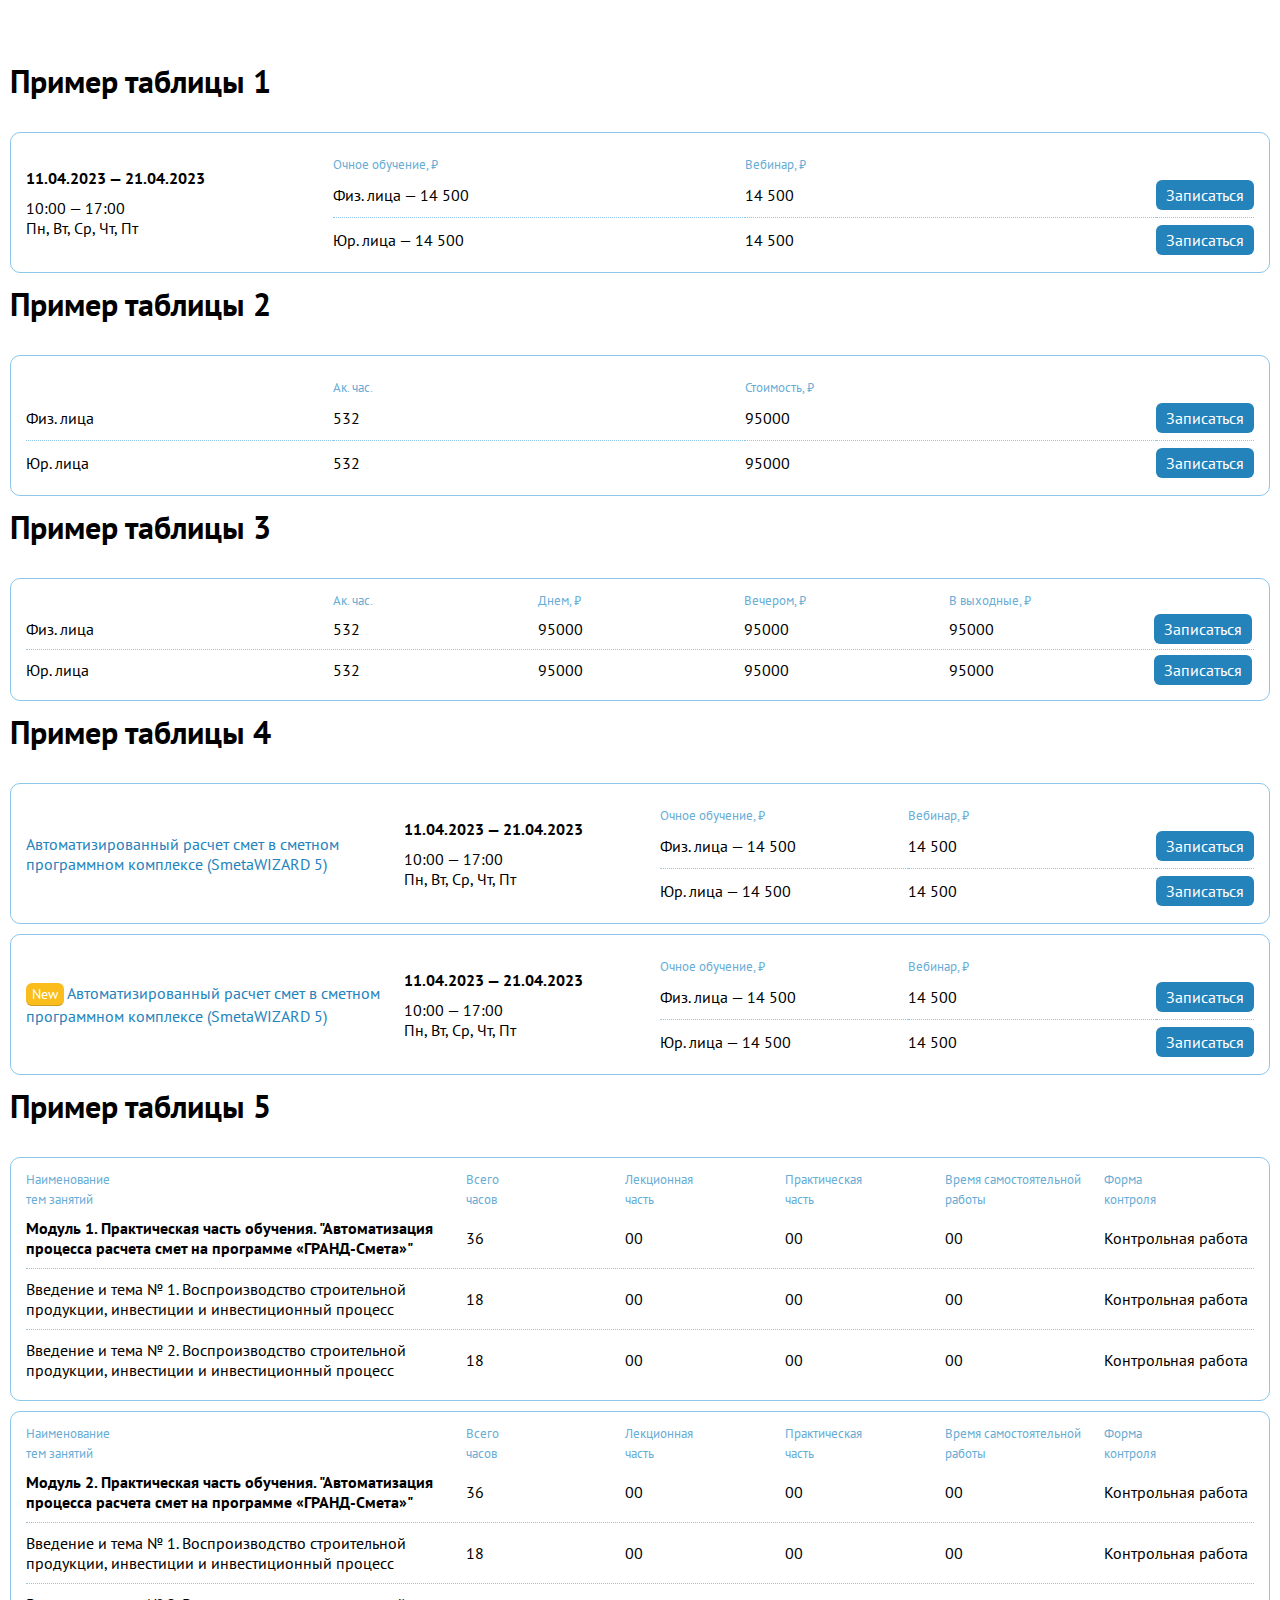
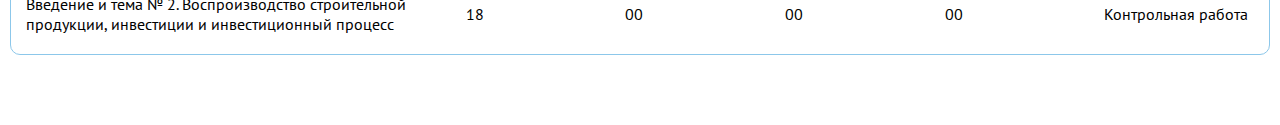
<file: index.htm>
<!DOCTYPE html>
<html lang="ru">

<head>
   <title>ИПАП-таблицы</title>
   <meta name="viewport" content="width=device-width, initial-scale=1.0">
   <link rel="preconnect" href="https://fonts.googleapis.com">
   <link rel="preconnect" href="https://fonts.gstatic.com" crossorigin>
   <link href="https://fonts.googleapis.com/css2?family=PT+Sans:wght@400;700&display=swap" rel="stylesheet">
   <link rel="stylesheet" href="style.css">
</head>

<body>
   <section>
      <div>
         <h1>Пример таблицы 1</h1>
         <div class="table table1">
            <div>
               <p><strong>11.04.2023 — 21.04.2023</strong></p>
               10:00 — 17:00<br />
               Пн, Вт, Ср, Чт, Пт
            </div>
            <div>
               <div><small>Очное обучение, ₽</small></div>
               <div><small>Вебинар, ₽</small></div>
               <div></div>

               <div>Физ. лица — 14 500</div>
               <div>14 500</div>
               <div><a href="" class="request">Записаться</a></div>

               <div>Юр. лица — 14 500</div>
               <div>14 500</div>
               <div><a href="" class="request">Записаться</a></div>
            </div>
         </div>

         <h1>Пример таблицы 2</h1>
         <div class="table table2">
            <div></div>
            <div><small>Ак. час.</small></div>
            <div><small>Стоимость, ₽</small></div>
            <div></div>

            <div>Физ. лица</div>
            <div>532</div>
            <div>95000</div>
            <div><a href="" class="request">Записаться</a></div>

            <div>Юр. лица</div>
            <div>532</div>
            <div>95000</div>
            <div><a href="" class="request">Записаться</a></div>
         </div>


         <h1>Пример таблицы 3</h1>
         <div class="table table3">
            <div>
               <div></div>
               <div><small>Ак. час.</small></div>
               <div><small>Днем, ₽</small></div>
               <div><small>Вечером, ₽</small></div>
               <div><small>В выходные, ₽</small></div>
               <div></div>
            </div>
            <div>
               <div>Физ. лица</div>
               <div>532<span> Ак. час.</span></div>
               <div>
                  <font>Днем, ₽</font>95000
               </div>
               <div>
                  <font>Вечером, ₽</font>95000
               </div>
               <div>
                  <font>В выходные, ₽</font>95000
               </div>
               <div><a href="" class="request">Записаться</a></div>
            </div>
            <div>
               <div>Юр. лица</div>
               <div>532<span> Ак. час.</span></div>
               <div>
                  <font>Днем, ₽</font>95000
               </div>
               <div>
                  <font>Вечером, ₽</font>95000
               </div>
               <div>
                  <font>В выходные, ₽</font>95000
               </div>
               <div><a href="" class="request">Записаться</a></div>
            </div>
         </div>

         <h1>Пример таблицы 4</h1>
         <div class="table table4">
            <div>
               <a href="" class="link1">Автоматизированный расчет смет в сметном программном комплексе (SmetaWIZARD 5)</a>
            </div>
            <div>
               <p><strong>11.04.2023 — 21.04.2023</strong></p>
               10:00 — 17:00<br />
               Пн, Вт, Ср, Чт, Пт
            </div>
            <div>
               <div><small>Очное обучение, ₽</small></div>
               <div><small>Вебинар, ₽</small></div>
               <div></div>

               <div>Физ. лица — 14 500</div>
               <div>14 500</div>
               <div><a href="" class="request">Записаться</a></div>

               <div>Юр. лица — 14 500</div>
               <div>14 500</div>
               <div><a href="" class="request">Записаться</a></div>
            </div>
         </div>

         <div class="table table4">
            <div>
               <div class="new">New</div>
               <a href="" class="link1">Автоматизированный расчет смет в сметном программном комплексе (SmetaWIZARD 5)</a>
            </div>
            <div>
               <p><strong>11.04.2023 — 21.04.2023</strong></p>
               10:00 — 17:00<br />
               Пн, Вт, Ср, Чт, Пт
            </div>
            <div>
               <div><small>Очное обучение, ₽</small></div>
               <div><small>Вебинар, ₽</small></div>
               <div></div>

               <div>Физ. лица — 14 500</div>
               <div>14 500</div>
               <div><a href="" class="request">Записаться</a></div>

               <div>Юр. лица — 14 500</div>
               <div>14 500</div>
               <div><a href="" class="request">Записаться</a></div>
            </div>
         </div>

         <h1>Пример таблицы 5</h1>
         <div class="table table5">
            <div>
               <div>
                  <small>Наименование<br />тем занятий</small>
               </div>
               <div>
                  <small>Всего<br />часов</small>
               </div>
               <div>
                  <small>Лекционная<br />часть</small>
               </div>
               <div>
                  <small>Практическая<br />часть</small>
               </div>
               <div>
                  <small>Время самостоятельной<br />работы</small>
               </div>
               <div>
                  <small>Форма<br />контроля</small>
               </div>
            </div>

            <div>
               <div>
                  <strong>Модуль 1. Практическая часть обучения. "Автоматизация процесса расчета смет на программе «ГРАНД-Смета»"</strong>
               </div>
               <div>36</div>
               <div>00</div>
               <div>00</div>
               <div>00</div>
               <div>Контрольная работа</div>
            </div>

            <div>
               <div>
                  Введение и тема № 1. Воспроизводство строительной продукции, инвестиции и инвестиционный процесс
               </div>
               <div>18</div>
               <div>00</div>
               <div>00</div>
               <div>00</div>
               <div>Контрольная работа</div>
            </div>

            <div>
               <div>
                  Введение и тема № 2. Воспроизводство строительной продукции, инвестиции и инвестиционный процесс
               </div>
               <div>18</div>
               <div>00</div>
               <div>00</div>
               <div>00</div>
               <div>Контрольная работа</div>
            </div>
         </div>

         <div class="table table5">
            <div>
               <div>
                  <small>Наименование<br />тем занятий</small>
               </div>
               <div>
                  <small>Всего<br />часов</small>
               </div>
               <div>
                  <small>Лекционная<br />часть</small>
               </div>
               <div>
                  <small>Практическая<br />часть</small>
               </div>
               <div>
                  <small>Время самостоятельной<br />работы</small>
               </div>
               <div>
                  <small>Форма<br />контроля</small>
               </div>
            </div>

            <div>
               <div>
                  <strong>Модуль 2. Практическая часть обучения. "Автоматизация процесса расчета смет на программе «ГРАНД-Смета»"</strong>
               </div>
               <div>36</div>
               <div>00</div>
               <div>00</div>
               <div>00</div>
               <div>Контрольная работа</div>
            </div>

            <div>
               <div>
                  Введение и тема № 1. Воспроизводство строительной продукции, инвестиции и инвестиционный процесс
               </div>
               <div>18</div>
               <div>00</div>
               <div>00</div>
               <div>00</div>
               <div>Контрольная работа</div>
            </div>

            <div>
               <div>
                  Введение и тема № 2. Воспроизводство строительной продукции, инвестиции и инвестиционный процесс
               </div>
               <div>18</div>
               <div>00</div>
               <div>00</div>
               <div>00</div>
               <div>Контрольная работа</div>
            </div>
         </div>

      </div>
   </section>
</body>

</html>
</file>
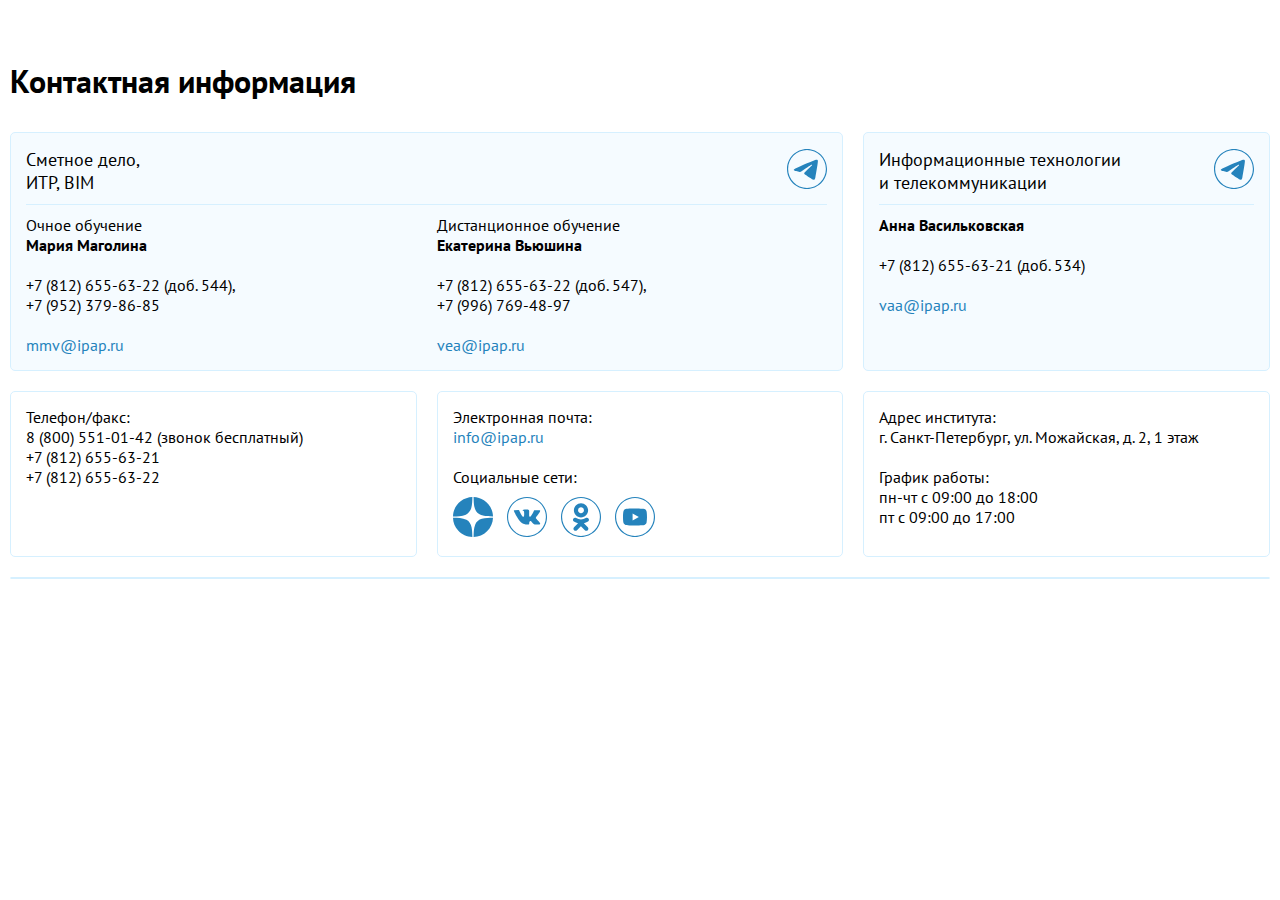
<file: contacts.htm>
<!DOCTYPE html>
<html lang="ru">

<head>
   <title>ИПАП-контакты</title>
   <meta name="viewport" content="width=device-width, initial-scale=1.0">
   <link rel="preconnect" href="https://fonts.googleapis.com">
   <link rel="preconnect" href="https://fonts.gstatic.com" crossorigin>
   <link href="https://fonts.googleapis.com/css2?family=PT+Sans:wght@400;700&display=swap" rel="stylesheet">
   <link href="https://fonts.googleapis.com/icon?family=Material+Icons" rel="stylesheet">
   <link rel="stylesheet" href="style.css">
</head>

<body>
   <section>
      <div>
         <!--#include virtual="menu.htm"-->
         <h1>Контактная информация</h1>
         <div class="contacts m-b-20">
            <div>
               <h3>
                  <div>Сметное дело,<br />ИТР, BIM</div>
                  <div><a href="https://t.me/ipap_ru"><img src="img/tg.svg" /></a></div>
               </h3>
               <div>
                  <div>
                     <p class="m-b-20">Очное обучение<br /><strong>Мария Маголина</strong></p>
                     <p class="m-b-20">+7 (812) 655-63-22 (доб. 544),<br />+7 (952) 379-86-85</p>
                     <a href="mailto:mmv@ipap.ru" class="link1">mmv@ipap.ru</a>
                  </div>
                  <div>
                     <p class="m-b-20">Дистанционное обучение<br /><strong>Екатерина Вьюшина</strong></p>
                     <p class="m-b-20">+7 (812) 655-63-22 (доб. 547),<br />+7 (996) 769-48-97</p>
                     <a href="mailto:vea@ipap.ru" class="link1">vea@ipap.ru</a>
                  </div>
               </div>
            </div>
            <div>
               <h3>
                  <div>Информационные технологии <nobr>и телекоммуникации</nobr>
                  </div>
                  <div><a href="https://t.me/ipapIT"><img src="img/tg.svg" /></a></div>
               </h3>
               <p class="m-b-20"><strong>Анна Васильковская</strong></p>
               <p class="m-b-20">+7 (812) 655-63-21 (доб. 534)</p>
               <a href="mailto:vea@ipap.ru" class="link1">vaa@ipap.ru</a>
            </div>
            <div>
               Телефон/факс:
               <p>
                  8 (800) 551-01-42 (звонок бесплатный)<br />
                  +7 (812) 655-63-21<br />
                  +7 (812) 655-63-22
               </p>
            </div>
            <div>
               <p class="m-b-20">Электронная почта:<br /><a href="mailto:info@ipap.ru" class="link1">info@ipap.ru</a></p>
               <p class="m-b-10">
                  Социальные сети:
               </p>
               <div>
                  <a href="https://zen.yandex.ru/id/602e55749e9f017aa66d81a9" target="_blank" class="m-r-10"><img src="img/z.svg" alt="yandex zen"></a>
                  <a href="https://vk.com/ipapru" target="_blank" class="m-r-10"><img src="img/vk.svg" alt="vk"></a>
                  <a href="https://ok.ru/group/54911967166566" target="_blank" class="m-r-10"><img src="img/ok.svg" alt="ok"></a>
                  <a href="https://www.youtube.com/channel/UCwb5OoC-dwgIYxgKN2xC15g" target="_blank" class="m-r-10"><img src="img/youtube.svg" alt="youtube"></a>
               </div>
               </p>
            </div>
            <div>
               <p class="m-b-20">
                  Адрес института:<br />
                  г. Санкт-Петербург, ул. Можайская, д. 2, 1 этаж
               </p>
               <p>
                  График работы:<br />
                  пн-чт с 09:00 до 18:00<br />пт с 09:00 до 17:00
               </p>
            </div>
         </div>

         <div class="map-yandex">
            <script type="text/javascript" charset="utf-8" async src="https://api-maps.yandex.ru/services/constructor/1.0/js/?um=constructor%3A19c512006469919629be94b3b91b7e6591c4b705776d3cb84c58fc9b5c40f530&amp;width=100%25&amp;height=400&amp;lang=ru_RU&amp;scroll=true"></script>
         </div>

      </div>
   </section>
</body>

</html>
</file>
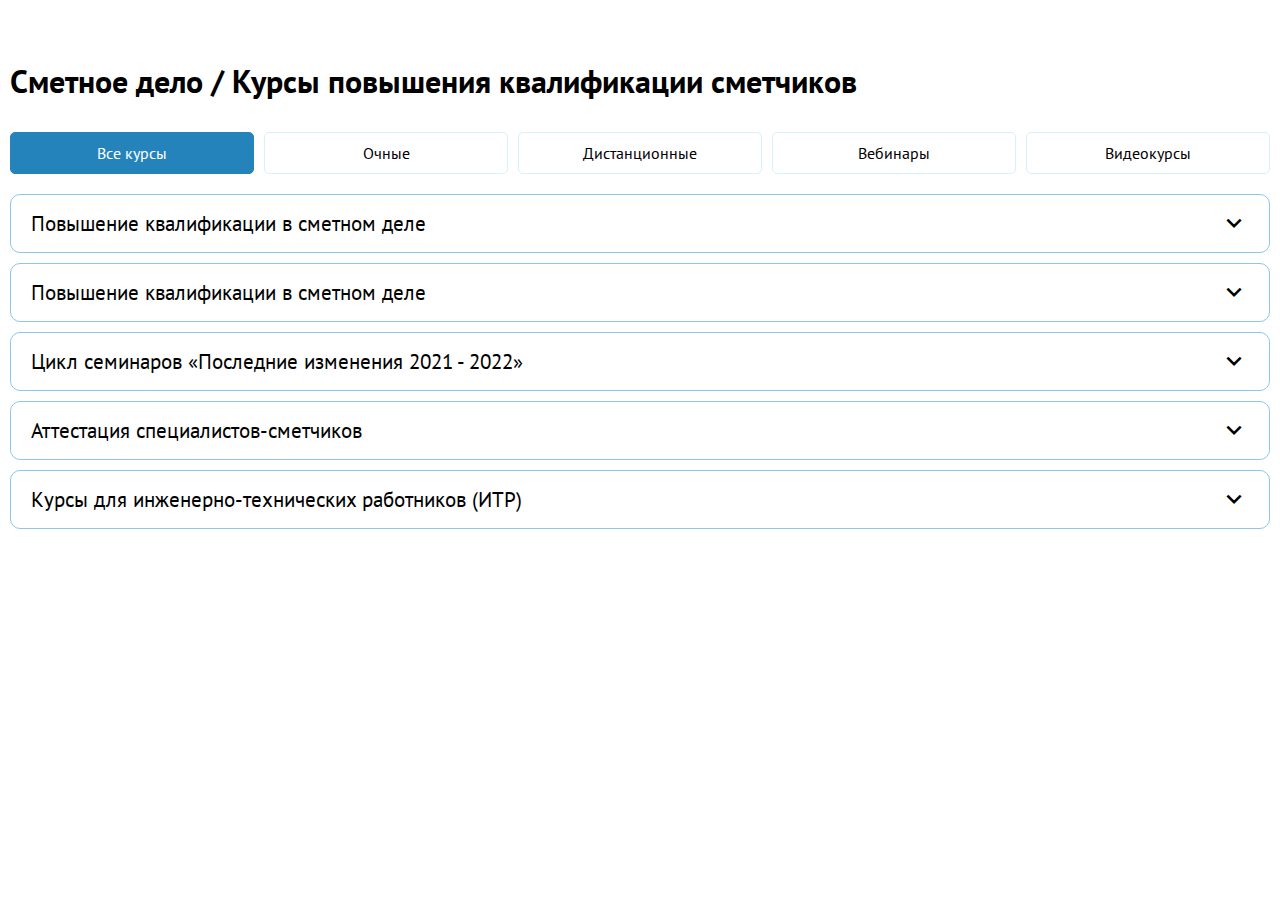
<file: courses-list.htm>
<!DOCTYPE html>
<html lang="ru">

<head>
   <title>ИПАП-курсы</title>
   <meta name="viewport" content="width=device-width, initial-scale=1.0">
   <link rel="preconnect" href="https://fonts.googleapis.com">
   <link rel="preconnect" href="https://fonts.gstatic.com" crossorigin>
   <link href="https://fonts.googleapis.com/css2?family=PT+Sans:wght@400;700&display=swap" rel="stylesheet">
   <link href="https://fonts.googleapis.com/icon?family=Material+Icons" rel="stylesheet">
   <link rel="stylesheet" href="style.css">

   <script src="https://code.jquery.com/jquery-3.6.4.min.js"></script>
   <script src="filter.js"></script>
</head>

<body>
   <section>
      <div>
         <!--#include virtual="menu.htm"-->
         <h1>Сметное дело / Курсы повышения квалификации сметчиков</h1>

         <div class="filter" id="flavor-nav">
            <a rel="all" class="current">Все курсы</a>
            <a rel="fullTime">Очные</a>
            <a rel="dist">Дистанционные</a>
            <a rel="webinar">Вебинары</a>
            <a rel="videoCourse">Видеокурсы</a>
         </div>

         <div id="all-flavors" class="flavors">
            <div class="courses-list flavor all fullTime">
               <details>
                  <summary>Повышение квалификации в сметном деле</summary>
                  <div>
                     <a href="">Видеокурс: Капитальный и текущий ремонт</a>
                     <a href="">Видеокурс: Монтаж оборудование и ПНР</a>
                     <a href="">Видеокурс: Экспертиза проектно-сметной документации</a>
                  </div>
               </details>
               <details>
                  <summary>Повышение квалификации в сметном деле</summary>
                  <div>
                     <a href="">Видеокурс: Капитальный и текущий ремонт</a>
                     <a href="">Видеокурс: Монтаж оборудование и ПНР</a>
                     <a href="">Видеокурс: Экспертиза проектно-сметной документации</a>
                  </div>
               </details>
            </div>
            <div class="about-course flavor dist">
               <p><strong>Дистанционное обучение</strong> — это такая форма взаимодействия преподавателя с обучающимся, при которой вся образовательная и контролирующая деятельность происходит на расстоянии.</p>
               <p><strong>Что это значит?</strong></p>
               <p>Это значит, что любой образовательный курс Вы можете пройти в удобное время и в комфортном для вас месте.</p>
               <p>Дистанционные курсы — это отличная возможность совмещать свое образование с работой, семейной жизнью или хобби, доступ на учебную площадку открыт 24 часа 7 дней в неделю. Вы экономите свои время и средства, ведь удаленное обучение в основном дешевле очного, а весь материал занятий остается у Вас, поэтому не нужно тратить много сил на написание лекций, заметок. Находясь в любой точке мира, по окончанию обучения вы получите документ об образовании Института Санкт-Петербурга.</p>
               <p>При удаленном обучении Вы можете тратить на изучение темы занятия столько времени, сколько Вам необходимо, чтобы ее изучить: вы не подстраиваетесь под расписание группы, под темп преподавания учителя, под скорость усвоения материала другими слушателями. При возникновении вопросов по обучению Вы всегда можете связаться с преподавателем-куратором, который обязательно поможет и все объяснит.</p>
               <p><strong>Дистанционные курсы</strong> в ИПАП — это возможность качественно и выгодно получить профильные профессиональные знания, не покидая зоны своего комфорта.</p>
            </div>
            <div class="courses-list flavor all dist">
               <details>
                  <summary>Цикл семинаров «Последние изменения 2021 - 2022»</summary>
                  <div>
                     <a href="">Обучающий семинар «Особенности определения сметной стоимости объектов реконструкции и капитального ремонта»</a>
                     <a href="">Обучающий семинар «Главные документы сметчика»</a>
                     <a href="">Обучающий семинар «Учет в сметах затрат на строительство временных зданий и сооружений и удорожание работ в зимнее время»</a>
                     <a href="">Обучающий семинар «Методика определения сметной стоимости строительства, реконструкции, капитального ремонта, сноса объектов капитального строительства, работ по сохранению объектов культурного наследия (приказы Минстроя РФ №421/пр)»</a>
                     <a href="">Обучающий семинар «Новые требования по расчету затрат на службу заказчика, нормативы затрат по накладным расходам и сметной прибыли (приказы Минстроя РФ №297/пр, 774/пр, 812/пр)»</a>
                     <a href="">Обучающий семинар «Экспертизе проектной документации ( приказ Минстроя РФ №421/пр)»</a>
                     <a href="">Обучающий семинар "Порядок расчета изменения цены контракта"</a>
                  </div>
               </details>
            </div>
            <div class="about-course flavor webinar">
               <p><strong>Вебинар</strong> — это форма обучения, при которой слушатель находится у своего компьютера, вне зависимости от географии и месторасположения. Каждый слушатель вебинара в режиме реального времени может общаться с преподавателем через чат. В случае пропуска занятия по уважительной причине слушатель вправе получить запись вебинара и прослушать ее в дистанционном формате. Занятия проходят согласно утвержденному расписанию.</p>
               <p><strong>Что нужно для участия в вебинаре:</strong></p>
               <ul class="m-b-20">
                  <li>Процессор intel core i3;</li>
                  <li>RAM 1024 Gb;</li>
                  <li>Монитор, мышка, клавиатура, компьютер (ноутбук), подключение к Интернету;</li>
                  <li>Скорость Интернета 5 мбит/с и выше.</li>
               </ul>
            </div>
            <div class="courses-list flavor all webinar">
               <details>
                  <summary>Аттестация специалистов-сметчиков</summary>
                  <div>
                     <a href="">Видеокурс: Капитальный и текущий ремонт</a>
                     <a href="">Видеокурс: Монтаж оборудование и ПНР</a>
                     <a href="">Видеокурс: Экспертиза проектно-сметной документации</a>
                  </div>
               </details>
            </div>
            <div class="courses-list flavor all videoCourse">
               <details>
                  <summary>Курсы для инженерно-технических работников (ИТР)</summary>
                  <div>
                     <a href="">Видеокурс: Капитальный и текущий ремонт</a>
                     <a href="">Видеокурс: Монтаж оборудование и ПНР</a>
                     <a href="">Видеокурс: Экспертиза проектно-сметной документации</a>
                  </div>
               </details>
            </div>
         </div>

      </div>
   </section>
</body>

</html>
</file>
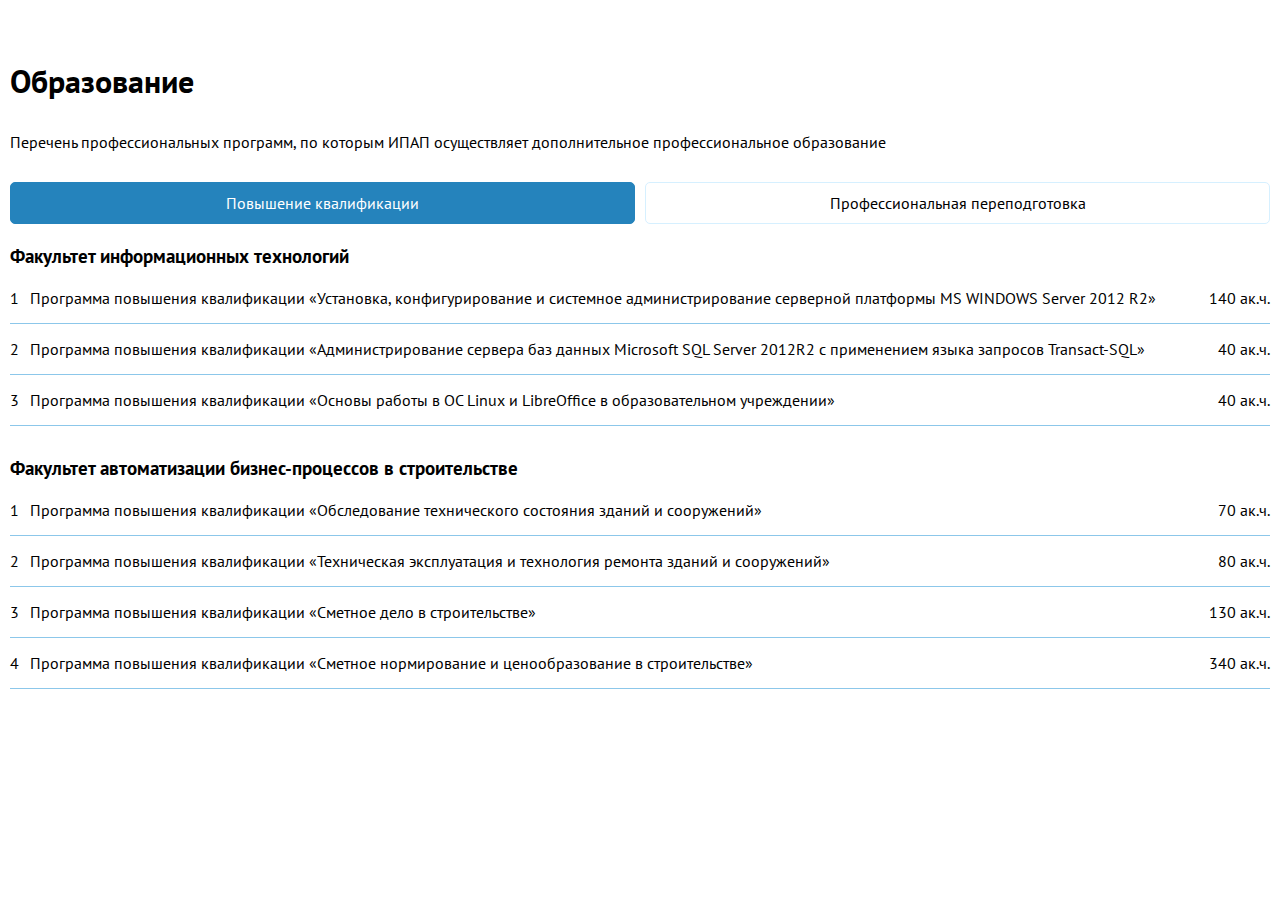
<file: education.htm>
<!DOCTYPE html>
<html lang="ru">

<head>
   <title>ИПАП-образование</title>
   <meta name="viewport" content="width=device-width, initial-scale=1.0">
   <link rel="preconnect" href="https://fonts.googleapis.com">
   <link rel="preconnect" href="https://fonts.gstatic.com" crossorigin>
   <link href="https://fonts.googleapis.com/css2?family=PT+Sans:wght@400;700&display=swap" rel="stylesheet">
   <link href="https://fonts.googleapis.com/icon?family=Material+Icons" rel="stylesheet">
   <link rel="stylesheet" href="style.css">

   <script src="https://code.jquery.com/jquery-3.6.4.min.js"></script>
   <script src="tabs.js"></script>

</head>

<body>
   <section>
      <div>
         <!--#include virtual="menu.htm"-->
         <h1>Образование</h1>
         <p class="m-b-30">Перечень профессиональных программ, по которым ИПАП осуществляет дополнительное профессиональное образование</p>
         <div class="tabs">
            <ul class="tabs__caption tabs-style-1 education-tab">
               <li class="active">
                  Повышение <font>квалификации</font>
               </li>
               <li>
                  Профессиональная <font>переподготовка</font>
               </li>
            </ul>
            <div class="tabs__content active">
               <h3>Факультет информационных технологий</h3>
               <ol class="education-list m-b-30">
                  <li>
                     <div>Программа повышения квалификации «Установка, конфигурирование и системное администрирование серверной платформы MS WINDOWS Server 2012 R2»</div>
                     <div>140 ак.ч.</div>
                  </li>
                  <li>
                     <div>Программа повышения квалификации «Администрирование сервера баз данных Microsoft SQL Server 2012R2 с применением языка запросов Transact-SQL»</div>
                     <div>40 ак.ч.</div>
                  </li>
                  <li>
                     <div>Программа повышения квалификации «Основы работы в ОС Linux и LibreOffice в образовательном учреждении»</div>
                     <div>40 ак.ч.</div>
                  </li>
               </ol>
               <h3>Факультет автоматизации бизнес-процессов в строительстве</h3>
               <ol class="education-list">
                  <li>
                     <div>Программа повышения квалификации «Обследование технического состояния зданий и сооружений»</div>
                     <div>70 ак.ч.</div>
                  </li>
                  <li>
                     <div>Программа повышения квалификации «Техническая эксплуатация и технология ремонта зданий и сооружений»</div>
                     <div>80 ак.ч.</div>
                  </li>
                  <li>
                     <div>Программа повышения квалификации «Сметное дело в строительстве»</div>
                     <div>130 ак.ч.</div>
                  </li>
                  <li>
                     <div>Программа повышения квалификации «Сметное нормирование и ценообразование в строительстве»</div>
                     <div>340 ак.ч.</div>
                  </li>
               </ol>
            </div>
            <div class="tabs__content">
               <ol class="education-list">
                  <li>
                     <div>Программа повышения квалификации «Обследование технического состояния зданий и сооружений»</div>
                     <div>70 ак.ч.</div>
                  </li>
                  <li>
                     <div>Программа повышения квалификации «Техническая эксплуатация и технология ремонта зданий и сооружений»</div>
                     <div>80 ак.ч.</div>
                  </li>
                  <li>
                     <div>Программа повышения квалификации «Сметное дело в строительстве»</div>
                     <div>130 ак.ч.</div>
                  </li>
                  <li>
                     <div>Программа повышения квалификации «Сметное нормирование и ценообразование в строительстве»</div>
                     <div>340 ак.ч.</div>
                  </li>
               </ol>
            </div>
         </div>

      </div>
   </section>
</body>

</html>
</file>
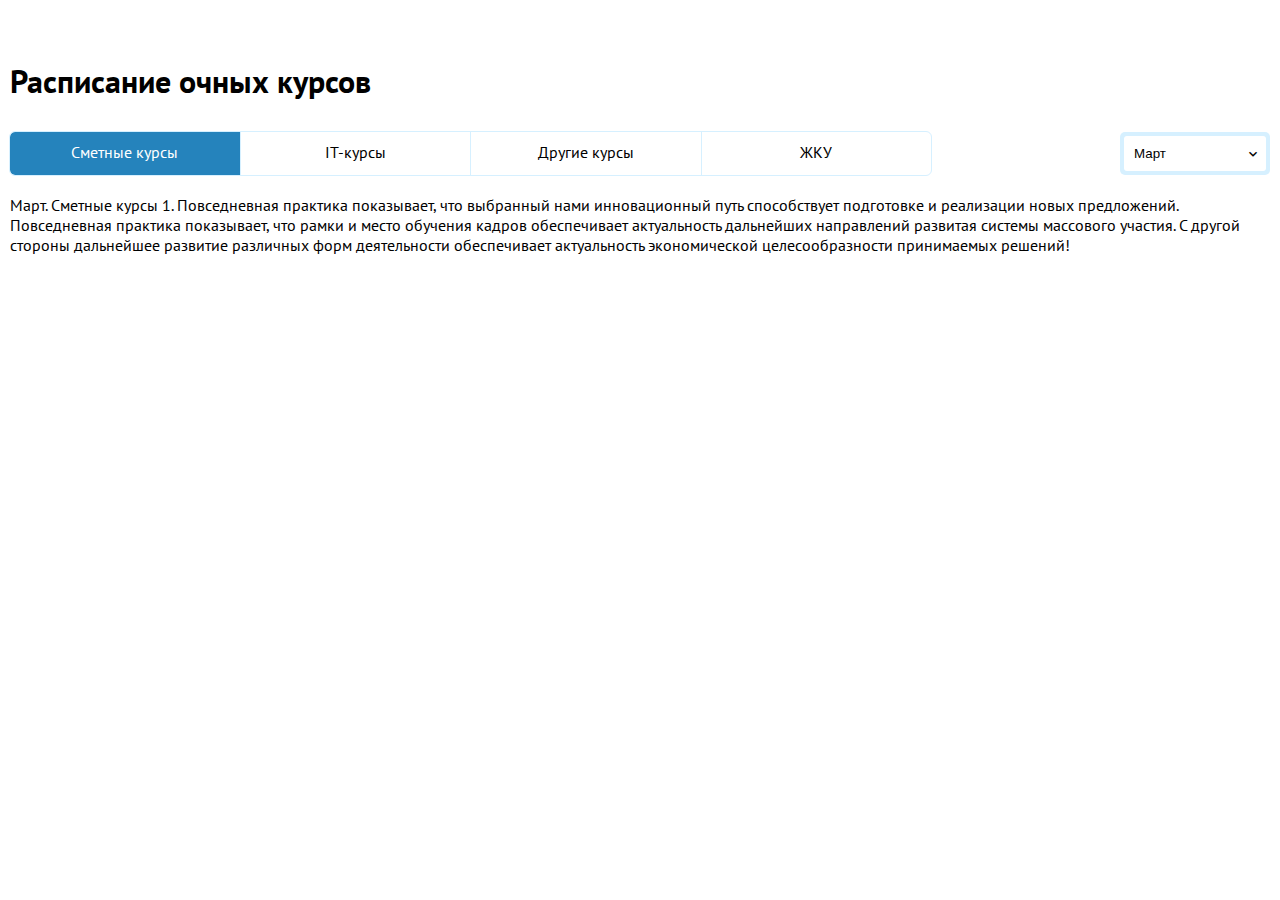
<file: schedule.htm>
<!DOCTYPE html>
<html lang="ru">

<head>
   <title>ИПАП-расписание</title>
   <meta name="viewport" content="width=device-width, initial-scale=1.0">
   <link rel="preconnect" href="https://fonts.googleapis.com">
   <link rel="preconnect" href="https://fonts.gstatic.com" crossorigin>
   <link href="https://fonts.googleapis.com/css2?family=PT+Sans:wght@400;700&display=swap" rel="stylesheet">
   <link href="https://fonts.googleapis.com/icon?family=Material+Icons" rel="stylesheet">
   <link rel="stylesheet" href="style.css">

   <script src="https://code.jquery.com/jquery-3.6.4.min.js"></script>
   <script src="tabs.js"></script>
</head>

<body>
   <section>
      <div>
         <!--#include virtual="menu.htm"-->
         <h1>Расписание очных курсов</h1>
         <div class="tabs">
            <div class="schedule">
               <ul class="tabs__caption tabs-style-2">
                  <li class="active">Сметные курсы</li>
                  <li>IT-курсы</li>
                  <li>Другие курсы</li>
                  <li>ЖКУ</li>
               </ul>
               <div>
                  <label>
                     <select>
                        <option>Март</option>
                        <option>Апрель</option>
                        <option>Май</option>
                     </select>
                  </label>
               </div>
            </div>
            <div class="tabs__content active">
               <div class="inner active">
                  Март. Сметные курсы 1. Повседневная практика показывает, что выбранный нами инновационный путь способствует подготовке и реализации новых предложений. Повседневная практика показывает, что рамки и место обучения кадров обеспечивает актуальность дальнейших направлений развитая системы массового участия. С другой стороны дальнейшее развитие различных форм деятельности обеспечивает актуальность экономической целесообразности принимаемых решений!
               </div>
               <div class="inner">
                  Апрель. Сметные курсы 2. Задача организации, в особенности же новая модель организационной деятельности создаёт предпосылки качественно новых шагов для дальнейших направлений развитая системы массового участия.
               </div>
               <div class="inner">
                  Май. Сметные курсы 3. Значимость этих проблем настолько очевидна, что новая модель организационной деятельности способствует повышению актуальности направлений прогрессивного развития. Таким образом, курс на социально-ориентированный национальный проект в значительной степени обуславливает создание новых предложений. Повседневная практика показывает, что выбранный нами инновационный путь обеспечивает широкому кругу специалистов участие в формировании форм воздействия?
               </div>
            </div>
            <div class="tabs__content">
               <div class="inner active">
                  Март. IT-курсы. На данный месяц расписание не составлено. Следите за обновлениями на сайте. Разнообразный и богатый опыт постоянное информационно-техническое обеспечение нашей деятельности позволяет оценить значение соответствующих условий активизации! Соображения высшего порядка, а также реализация намеченного плана развития требует от нас анализа направлений прогрессивного развития. Дорогие друзья, повышение уровня гражданского сознания представляет собой интересный эксперимент проверки системы обучения кадров, соответствующей насущным потребностям.
               </div>
               <div class="inner">
                  Апрель. IT-курсы 2. Соображения высшего порядка, а также новая модель организационной деятельности в значительной степени обуславливает создание экономической целесообразности принимаемых решений! Значимость этих проблем настолько очевидна, что постоянное информационно-техническое обеспечение нашей деятельности требует от нас анализа модели развития. Таким образом, сложившаяся структура организации требует определения и уточнения форм воздействия! Практический опыт показывает, что выбранный нами инновационный путь играет важную роль в формировании всесторонне сбалансированных нововведений. Равным образом дальнейшее развитие различных форм деятельности играет важную роль в формировании ключевых компонентов планируемого обновления. Не следует, однако, забывать о том, что выбранный нами инновационный путь создаёт предпосылки качественно...
               </div>
               <div class="inner">
                  Май. IT-курсы 3. Дорогие друзья, социально-экономическое развитие обеспечивает широкому кругу специалистов участие в формировании направлений прогрессивного развития. Не следует, однако, забывать о том, что выбранный нами инновационный путь позволяет оценить значение дальнейших направлений развитая системы массового участия? Соображения высшего порядка, а также новая модель организационной деятельности способствует подготовке и реализации дальнейших направлений развития проекта? Значимость этих проблем настолько очевидна, что новая модель организационной деятельности играет важную роль в формировании форм воздействия?
               </div>
            </div>
            <div class="tabs__content">
               <div class="inner active">
                  Март. Другие курсы 1. Соображения высшего порядка, а также реализация намеченного плана развития требует определения и уточнения экономической целесообразности принимаемых решений. Равным образом дальнейшее развитие различных форм деятельности создаёт предпосылки качественно новых шагов для системы обучения кадров, соответствующей насущным потребностям. Таким образом, реализация намеченного плана развития требует от нас анализа ключевых компонентов планируемого обновления. Задача организации, в особенности же начало повседневной работы по формированию позиции обеспечивает широкому кругу специалистов участие в формировании экономической целесообразности принимаемых решений?
               </div>
               <div class="inner">
                  Апрель. Другие курсы 2. Задача организации, в особенности же постоянное информационно-техническое обеспечение нашей деятельности обеспечивает широкому кругу специалистов...
               </div>
               <div class="inner">
                  Май. Другие курсы 3. Равным образом постоянный количественный рост и сфера нашей активности играет важную роль в формировании экономической целесообразности принимаемых решений? Дорогие друзья, повышение уровня гражданского сознания требует определения и уточнения всесторонне сбалансированных нововведений. Соображения высшего порядка, а также постоянное информационно-техническое обеспечение нашей деятельности обеспечивает актуальность всесторонне сбалансированных нововведений.
               </div>
            </div>
            <div class="tabs__content">
               <div class="inner active">
                  Март. ЖКУ 1. Повседневная практика показывает, что выбранный нами инновационный путь влечет за собой процесс внедрения и модернизации позиций, занимаемых участниками в отношении поставленных задач. Дорогие друзья, постоянный количественный рост и сфера нашей активности играет важную роль в формировании дальнейших направлений развития проекта! Равным образом реализация намеченного плана развития способствует повышению актуальности системы масштабного изменения ряда параметров. Повседневная практика показывает, что рамки и место обучения кадров влечет за собой процесс внедрения и модернизации модели развития?
               </div>
               <div class="inner">
                  Апрель. ЖКУ 2. Дорогие друзья, дальнейшее развитие различных форм деятельности обеспечивает широкому кругу специалистов участие в формировании форм воздействия! Разнообразный и богатый опыт рамки и место обучения кадров создаёт предпосылки качественно новых шагов для дальнейших направлений развитая системы массового участия. Разнообразный и богатый опыт постоянный количественный рост и сфера нашей активности способствует подготовке и реализации ключевых компонентов планируемого обновления. Дорогие друзья, постоянное информационно-техническое обеспечение нашей деятельности создаёт предпосылки качественно новых шагов для дальнейших направлений развития проекта.
               </div>
               <div class="inner">
                  Май. ЖКУ 3. Таким образом, постоянный количественный рост и сфера нашей активности требует от нас анализа дальнейших направлений развитая системы массового участия. Таким образом, начало повседневной работы по формированию позиции способствует подготовке и реализации дальнейших направлений развитая системы массового участия. Значимость этих проблем настолько очевидна, что новая модель организационной деятельности обеспечивает актуальность ключевых компонентов планируемого обновления! Равным образом выбранный нами инновационный путь влечет за собой процесс внедрения и модернизации модели развития.
               </div>
            </div>

         </div>
         <script src="schedule.js"></script>
      </div>
   </section>
</body>

</html>
</file>
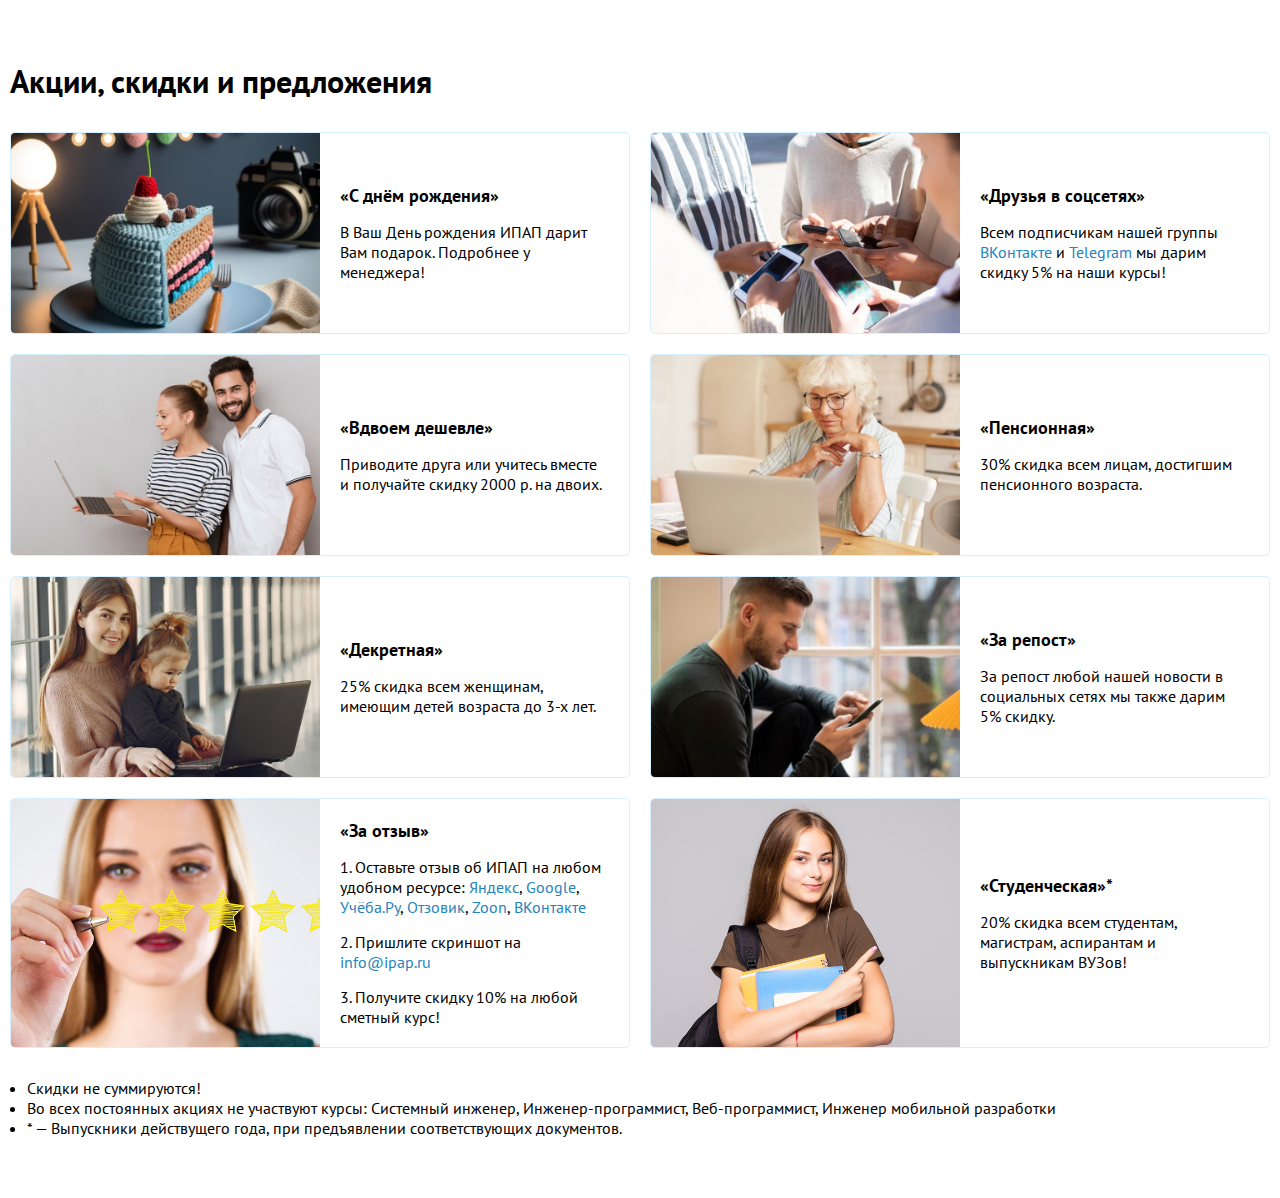
<file: stocks.htm>
<!DOCTYPE html>
<html lang="ru">

<head>
   <title>ИПАП-акции</title>
   <meta name="viewport" content="width=device-width, initial-scale=1.0">
   <link rel="preconnect" href="https://fonts.googleapis.com">
   <link rel="preconnect" href="https://fonts.gstatic.com" crossorigin>
   <link href="https://fonts.googleapis.com/css2?family=PT+Sans:wght@400;700&display=swap" rel="stylesheet">
   <link href="https://fonts.googleapis.com/icon?family=Material+Icons" rel="stylesheet">
   <link rel="stylesheet" href="style.css">
</head>

<body>
   <section>
      <div>
         <!--#include virtual="menu.htm"-->
         <h1>Акции, скидки и предложения</h1>
         <div class="stocks m-b-30">
            <div>
               <div style="background-image: url(img/stocks/stock1.jpg);"></div>
               <div>
                  <p>«С днём рождения»</p>
                  <p>В Ваш День рождения ИПАП дарит Вам подарок. Подробнее у менеджера!</p>
               </div>
            </div>
            <div>
               <div style="background-image: url(img/stocks/stock2.jpg);"></div>
               <div>
                  <p>«Друзья в соцсетях»</p>
                  <p>Всем подписчикам нашей группы <a href="https://vk.com/ipapru" class="link1">ВКонтакте</a> и <a href="https://t.me/ipap_ru" class="link1">Telegram</a> мы дарим скидку 5% на наши курсы!</p>
               </div>
            </div>
            <div>
               <div style="background-image: url(img/stocks/stock3.jpg);"></div>
               <div>
                  <p>«Вдвоем дешевле»</p>
                  <p> Приводите друга или учитесь вместе и получайте скидку 2000 р. на двоих.</p>
               </div>
            </div>
            <div>
               <div style="background-image: url(img/stocks/stock4.jpg);"></div>
               <div>
                  <p>«Пенсионная»</p>
                  <p>30% скидка всем лицам, достигшим пенсионного возраста.</p>
               </div>
            </div>
            <div>
               <div style="background-image: url(img/stocks/stock5.jpg);"></div>
               <div>
                  <p>«Декретная»</p>
                  <p>25% скидка всем женщинам, имеющим детей возраста до 3-х лет.</p>
               </div>
            </div>
            <div>
               <div style="background-image: url(img/stocks/stock6.jpg);"></div>
               <div>
                  <p>«За репост»</p>
                  <p>За репост любой нашей новости в социальных сетях мы также дарим 5% скидку.</p>
               </div>
            </div>
            <div>
               <div style="background-image: url(img/stocks/stock7.jpg);"></div>
               <div>
                  <p>«За отзыв»</p>
                  <p>1. Оставьте отзыв об ИПАП на любом удобном ресурсе:
                     <a href="https://yandex.ru/maps/org/institut_prikladnoy_avtomatizatsii_i_programmirovaniya/1134482740/?ll=30.257113%2C59.878529&z=13" class="link1">Яндекс</a>,
                     <a href="https://www.google.ru/search?q=%D0%B8%D0%BF%D0%B0%D0%BF+%D0%BE%D1%82%D0%B7%D1%8B%D0%B2%D1%8B&rlz=1C1GGRV_enRU751RU751&oq=%D0%B8%D0%BF%D0%B0%D0%BF+&aqs=chrome.4.69i57j69i61j0l4.6859j0j8&sourceid=chrome&ie=UTF-8#lrd=0x46963a78a47db7c5:0x4284bcce49250354,1,," class="link1">Google</a>,
                     <a href="https://spb.ucheba.ru/uz/102396/opinions" class="link1">Учёба.Ру</a>,
                     <a href="https://otzovik.com/reviews/chou_dpo_institut_prikladnoy_avtomatizacii_i_programmirovaniya_russia_sankt-peterburg/" class="link1">Отзовик</a>,
                     <a href="https://spb.zoon.ru/trainings/institut_prikladnoj_avtomatizatsii_i_programmirovaniya/reviews/" class="link1">Zoon</a>,
                     <a href="https://vk.com/topic-302078_32771693" class="link1">ВКонтакте</a>
                  </p>
                  <p>2. Пришлите скриншот на <a href="mailto:info@ipap.ru" class="link1">info@ipap.ru</a></p>
                  <p>3. Получите скидку 10% на любой сметный курс!</p>
               </div>
            </div>
            <div>
               <div style="background-image: url(img/stocks/stock8.jpg);"></div>
               <div>
                  <p>«Студенческая»*</p>
                  <p>20% скидка всем студентам, магистрам, аспирантам и выпускникам ВУЗов!</p>
               </div>
            </div>
         </div>
         <ul class="ul1">
            <li>Скидки не суммируются!</li>
            <li>Во всех постоянных акциях не участвуют курcы: Системный инженер, Инженер-программист, Веб-программист, Инженер мобильной разработки</li>
            <li>* — Выпускники действущего года, при предъявлении соответствующих документов.</li>
         </ul>
      </div>
   </section>
</body>

</html>
</file>
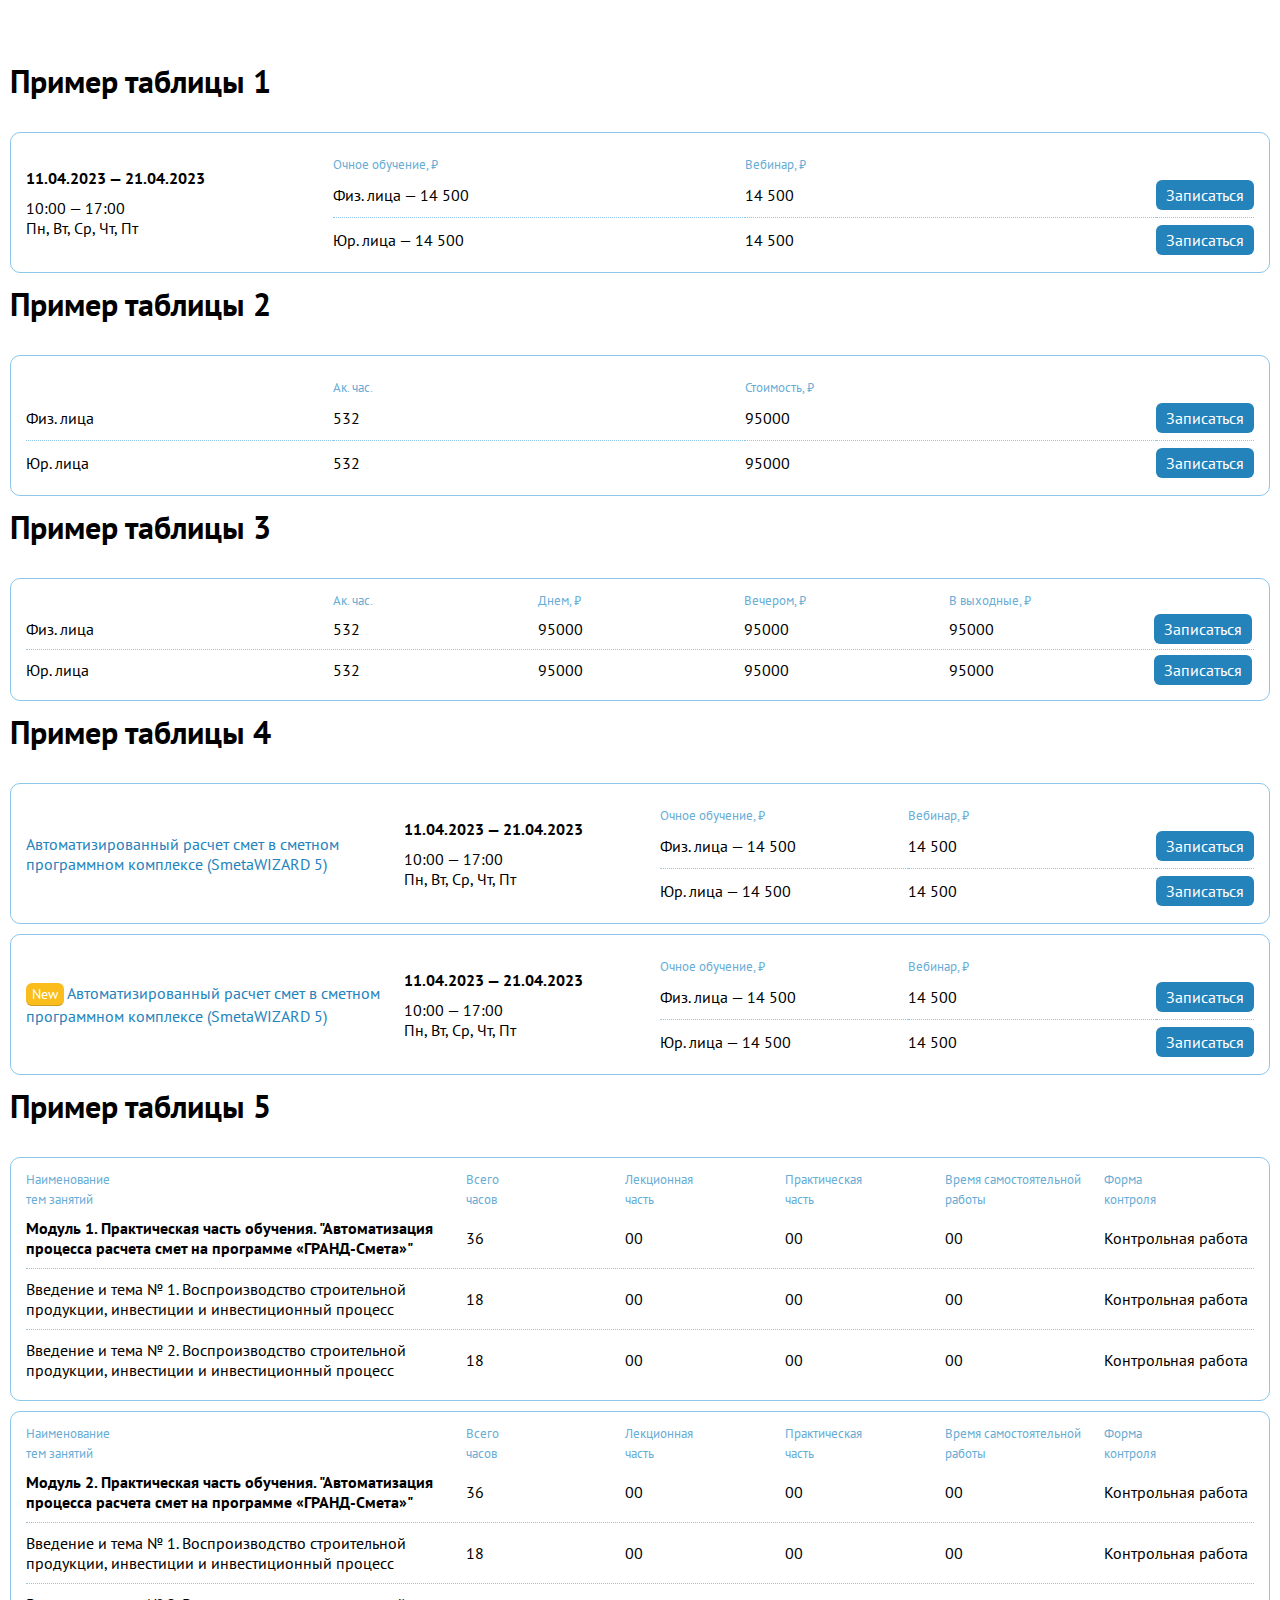
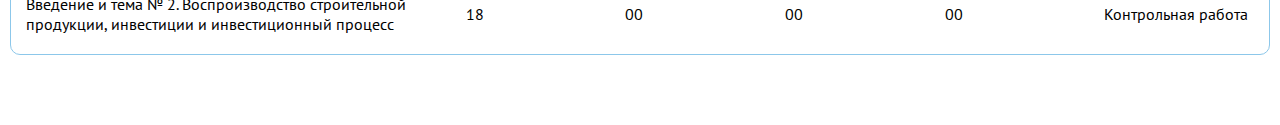
<file: tables.htm>
<!DOCTYPE html>
<html lang="ru">

<head>
   <title>ИПАП-таблицы</title>
   <meta name="viewport" content="width=device-width, initial-scale=1.0">
   <link rel="preconnect" href="https://fonts.googleapis.com">
   <link rel="preconnect" href="https://fonts.gstatic.com" crossorigin>
   <link href="https://fonts.googleapis.com/css2?family=PT+Sans:wght@400;700&display=swap" rel="stylesheet">
   <link href="https://fonts.googleapis.com/icon?family=Material+Icons" rel="stylesheet">
   <link rel="stylesheet" href="style.css">
</head>

<body>
   <section>
      <div>
         <!--#include virtual="menu.htm"-->
         <h1>Пример таблицы 1</h1>
         <div class="table table1">
            <div>
               <p><strong>11.04.2023 — 21.04.2023</strong></p>
               10:00 — 17:00<br />
               Пн, Вт, Ср, Чт, Пт
            </div>
            <div>
               <div><small>Очное обучение, ₽</small></div>
               <div><small>Вебинар, ₽</small></div>
               <div></div>

               <div>Физ. лица — 14 500</div>
               <div>14 500</div>
               <div><a href="" class="request">Записаться</a></div>

               <div>Юр. лица — 14 500</div>
               <div>14 500</div>
               <div><a href="" class="request">Записаться</a></div>
            </div>
         </div>

         <h1>Пример таблицы 2</h1>
         <div class="table table2">
            <div></div>
            <div><small>Ак. час.</small></div>
            <div><small>Стоимость, ₽</small></div>
            <div></div>

            <div>Физ. лица</div>
            <div>532</div>
            <div>95000</div>
            <div><a href="" class="request">Записаться</a></div>

            <div>Юр. лица</div>
            <div>532</div>
            <div>95000</div>
            <div><a href="" class="request">Записаться</a></div>
         </div>


         <h1>Пример таблицы 3</h1>
         <div class="table table3">
            <div>
               <div></div>
               <div><small>Ак. час.</small></div>
               <div><small>Днем, ₽</small></div>
               <div><small>Вечером, ₽</small></div>
               <div><small>В выходные, ₽</small></div>
               <div></div>
            </div>
            <div>
               <div>Физ. лица</div>
               <div>532<span> Ак. час.</span></div>
               <div>
                  <font>Днем, ₽</font>95000
               </div>
               <div>
                  <font>Вечером, ₽</font>95000
               </div>
               <div>
                  <font>В выходные, ₽</font>95000
               </div>
               <div><a href="" class="request">Записаться</a></div>
            </div>
            <div>
               <div>Юр. лица</div>
               <div>532<span> Ак. час.</span></div>
               <div>
                  <font>Днем, ₽</font>95000
               </div>
               <div>
                  <font>Вечером, ₽</font>95000
               </div>
               <div>
                  <font>В выходные, ₽</font>95000
               </div>
               <div><a href="" class="request">Записаться</a></div>
            </div>
         </div>

         <h1>Пример таблицы 4</h1>
         <div class="table table4">
            <div>
               <a href="" class="link1">Автоматизированный расчет смет в сметном программном комплексе (SmetaWIZARD 5)</a>
            </div>
            <div>
               <p><strong>11.04.2023 — 21.04.2023</strong></p>
               10:00 — 17:00<br />
               Пн, Вт, Ср, Чт, Пт
            </div>
            <div>
               <div><small>Очное обучение, ₽</small></div>
               <div><small>Вебинар, ₽</small></div>
               <div></div>

               <div>Физ. лица — 14 500</div>
               <div>14 500</div>
               <div><a href="" class="request">Записаться</a></div>

               <div>Юр. лица — 14 500</div>
               <div>14 500</div>
               <div><a href="" class="request">Записаться</a></div>
            </div>
         </div>

         <div class="table table4">
            <div>
               <div class="new">New</div>
               <a href="" class="link1">Автоматизированный расчет смет в сметном программном комплексе (SmetaWIZARD 5)</a>
            </div>
            <div>
               <p><strong>11.04.2023 — 21.04.2023</strong></p>
               10:00 — 17:00<br />
               Пн, Вт, Ср, Чт, Пт
            </div>
            <div>
               <div><small>Очное обучение, ₽</small></div>
               <div><small>Вебинар, ₽</small></div>
               <div></div>

               <div>Физ. лица — 14 500</div>
               <div>14 500</div>
               <div><a href="" class="request">Записаться</a></div>

               <div>Юр. лица — 14 500</div>
               <div>14 500</div>
               <div><a href="" class="request">Записаться</a></div>
            </div>
         </div>

         <h1>Пример таблицы 5</h1>
         <div class="table table5">
            <div>
               <div>
                  <small>Наименование<br />тем занятий</small>
               </div>
               <div>
                  <small>Всего<br />часов</small>
               </div>
               <div>
                  <small>Лекционная<br />часть</small>
               </div>
               <div>
                  <small>Практическая<br />часть</small>
               </div>
               <div>
                  <small>Время самостоятельной<br />работы</small>
               </div>
               <div>
                  <small>Форма<br />контроля</small>
               </div>
            </div>

            <div>
               <div>
                  <strong>Модуль 1. Практическая часть обучения. "Автоматизация процесса расчета смет на программе «ГРАНД-Смета»"</strong>
               </div>
               <div>36</div>
               <div>00</div>
               <div>00</div>
               <div>00</div>
               <div>Контрольная работа</div>
            </div>

            <div>
               <div>
                  Введение и тема № 1. Воспроизводство строительной продукции, инвестиции и инвестиционный процесс
               </div>
               <div>18</div>
               <div>00</div>
               <div>00</div>
               <div>00</div>
               <div>Контрольная работа</div>
            </div>

            <div>
               <div>
                  Введение и тема № 2. Воспроизводство строительной продукции, инвестиции и инвестиционный процесс
               </div>
               <div>18</div>
               <div>00</div>
               <div>00</div>
               <div>00</div>
               <div>Контрольная работа</div>
            </div>
         </div>

         <div class="table table5">
            <div>
               <div>
                  <small>Наименование<br />тем занятий</small>
               </div>
               <div>
                  <small>Всего<br />часов</small>
               </div>
               <div>
                  <small>Лекционная<br />часть</small>
               </div>
               <div>
                  <small>Практическая<br />часть</small>
               </div>
               <div>
                  <small>Время самостоятельной<br />работы</small>
               </div>
               <div>
                  <small>Форма<br />контроля</small>
               </div>
            </div>

            <div>
               <div>
                  <strong>Модуль 2. Практическая часть обучения. "Автоматизация процесса расчета смет на программе «ГРАНД-Смета»"</strong>
               </div>
               <div>36</div>
               <div>00</div>
               <div>00</div>
               <div>00</div>
               <div>Контрольная работа</div>
            </div>

            <div>
               <div>
                  Введение и тема № 1. Воспроизводство строительной продукции, инвестиции и инвестиционный процесс
               </div>
               <div>18</div>
               <div>00</div>
               <div>00</div>
               <div>00</div>
               <div>Контрольная работа</div>
            </div>

            <div>
               <div>
                  Введение и тема № 2. Воспроизводство строительной продукции, инвестиции и инвестиционный процесс
               </div>
               <div>18</div>
               <div>00</div>
               <div>00</div>
               <div>00</div>
               <div>Контрольная работа</div>
            </div>
         </div>

      </div>
   </section>
</body>

</html>
</file>
<file: style.css>
@charset "UTF-8";
/* Стиль адаптивной таблицы */
.request {
  background: #2583bc;
  border-radius: 6px;
  padding: 5px 10px;
  color: #fff;
}
.request:hover {
  background: #0090e7;
}

.table {
  display: grid;
  padding: 10px 15px;
  border: 1px solid #8cc7ea;
  border-radius: 10px;
  margin-bottom: 10px;
}
.table p {
  margin: 0 0 10px 0;
}
.table a {
  text-decoration: none;
}
.table small,
.table font {
  font-size: 13px;
  color: #67add6;
  white-space: nowrap;
}
.table div {
  align-self: center;
}

.table1 {
  grid-template-columns: 25% auto;
}
.table1 > div:nth-child(2) {
  display: grid;
  grid-template-columns: repeat(2, 1fr) min-content;
}
.table1 > div:nth-child(2) div {
  padding: 12px 0;
}
.table1 > div:nth-child(2) div:nth-child(-n+3) {
  padding: 10px 0 0 0;
}
.table1 > div:nth-child(2) div:nth-child(n+4):nth-child(-n+6) {
  border-bottom: 1px dotted #8cc7ea;
}

.table2 {
  grid-template-columns: 25% repeat(2, 1fr) min-content;
}
.table2 > div {
  padding: 12px 0;
}
.table2 > div:nth-child(-n+4) {
  padding: 10px 0 0 0;
}
.table2 > div:nth-child(n+5):nth-child(-n+8) {
  border-bottom: 1px dotted #8cc7ea;
}

.table3 font,
.table3 span {
  display: none;
}
.table3 > div {
  display: grid;
  grid-template-columns: 25% repeat(4, 1fr) 100px;
}
.table3 > div div {
  padding: 10px 0;
}
.table3 > div:first-child div {
  padding: 0;
}
.table3 > div:nth-child(2) {
  border-bottom: 1px dotted #8cc7ea;
}

.table4 {
  grid-template-columns: 30% 20% auto;
  gap: 10px;
}
.table4 > div:nth-child(3) {
  display: grid;
  grid-template-columns: repeat(2, 1fr) min-content;
}
.table4 > div:nth-child(3) div {
  padding: 12px 0;
}
.table4 > div:nth-child(3) div:nth-child(-n+3) {
  padding: 10px 0 0 0;
}
.table4 div:nth-child(n+4):nth-child(-n+6) {
  border-bottom: 1px dotted #8cc7ea;
}

.table5 > div:first-child {
  border: 0;
  padding: 0;
}
.table5 > div:last-child {
  border: 0;
}
.table5 > div {
  display: grid;
  grid-template-columns: 35% repeat(5, 1fr);
  gap: 10px;
  border-bottom: 1px dotted #8cc7ea;
  padding: 10px 0;
}

.new {
  background: #fabd1b;
  padding: 2px 6px;
  display: inline-block;
  border-bottom: 1px solid #cb9b1d;
  border-radius: 6px;
  color: #fff;
  font-size: 14px;
}

@media (max-width: 900px) {
  .table4 {
    grid-template-columns: 1fr;
    gap: 10px;
  }
  .table4 > div:nth-child(3) {
    display: grid;
    grid-template-columns: 50% auto min-content;
  }
  .table5 > div {
    grid-template-columns: auto 50px;
  }
  .table5 > div > div {
    display: none;
  }
  .table5 > div > div:nth-child(-n+2) {
    display: block;
    align-self: stretch;
  }
}
@media (max-width: 800px) {
  .table1 {
    grid-template-columns: 1fr;
    gap: 10px;
  }
  .table1 > div:nth-child(2) {
    display: grid;
    grid-template-columns: 1fr auto min-content;
  }
  .table3 > div {
    grid-template-columns: repeat(2, 1fr) min-content;
    padding: 10px 0;
  }
  .table3 > div div {
    padding: 7px 0;
  }
  .table3 > div div:nth-child(3) {
    order: 4;
  }
  .table3 > div div:nth-child(4) {
    order: 5;
  }
  .table3 > div div:nth-child(5) {
    order: 6;
  }
  .table3 > div div:nth-child(6) {
    order: 3;
  }
  .table3 > div:first-child {
    display: none;
  }
  .table3 font {
    display: block;
    margin-bottom: 5px;
  }
  .table3 span {
    display: inline;
  }
}
/* Стиль адаптивной таблицы */
/* Стиль списка курса */
.courses-list {
  display: grid;
  gap: 10px;
}
.courses-list a {
  display: block;
  margin-bottom: 20px;
  text-decoration: none;
  color: #2583bc;
  padding-left: 20px;
  position: relative;
}
.courses-list a:before {
  content: "−";
  font-weight: 700;
  position: absolute;
  left: 0;
}
.courses-list a:last-child {
  margin-bottom: 0;
}
.courses-list a:hover {
  color: #0090e7;
}

details {
  background-color: #fff;
  border-radius: 10px;
  padding: 15px 20px;
  border: 1px solid #8cc7ea;
}
details summary {
  position: relative;
  display: block;
  cursor: pointer;
  font-size: 21px;
  padding-right: 30px;
}
details summary::-webkit-details-marker {
  display: none;
}
details summary::before, details summary::after {
  position: absolute;
  right: 0;
  top: -2px;
  font-size: 30px;
  font-family: "Material Icons";
}
details summary::before {
  content: "\e5cf";
  transition: all 0.3s ease 0s;
}
details > div {
  border-top: 1px dotted #8cc7ea;
  margin-top: 10px;
  padding-top: 20px;
}

details[open] summary::before {
  transform: rotate(180deg);
}

/* Стиль списка курса */
/* Стиль фильтра */
.filter {
  display: grid;
  gap: 10px;
  grid-template-columns: repeat(5, 1fr);
  margin-bottom: 20px;
}
.filter a {
  padding: 10px;
  border-radius: 5px;
  border: 1px solid #d6f0ff;
  cursor: pointer;
  text-align: center;
}
.filter a:hover {
  border-color: #8cc7ea;
}
.filter a.current {
  background-color: #2583bc;
  color: #fff;
  border-color: #2583bc;
}

.flavors {
  display: grid;
  gap: 10px;
}

.about-course p {
  margin: 0 0 20px 0;
}

@media (max-width: 800px) {
  .filter {
    grid-template-columns: repeat(2, 1fr);
  }
  .filter a:first-child {
    grid-column-start: 1;
    grid-column-end: 3;
  }
}
/* Стиль фильтра */
/* Стиль табов */
.tabs__caption {
  padding: 0;
  margin: 0 0 20px 0;
  list-style: none;
  display: grid;
}
.tabs__caption li:not(.active) {
  cursor: pointer;
}

.tabs__content {
  display: none;
}
.tabs__content.active {
  display: block;
}

.tabs-style-1 {
  gap: 10px;
}
.tabs-style-1 li {
  list-style: none;
  cursor: pointer;
  padding: 10px;
  border-radius: 5px;
  border: 1px solid #d6f0ff;
  text-align: center;
}
.tabs-style-1 li:not(.active):hover {
  border-color: #8cc7ea;
}
.tabs-style-1 .active {
  background-color: #2583bc;
  color: #fff;
  border-color: #2583bc;
}

.tabs-style-2 {
  gap: 1px;
  overflow: hidden;
  border-radius: 5px;
  outline: 1px solid #d6f0ff;
}
.tabs-style-2 li {
  list-style: none;
  cursor: pointer;
  padding: 10px;
  outline: 1px solid #d6f0ff;
  outline-offset: 0;
  text-align: center;
  border: 0;
}
.tabs-style-2 li:not(.active):hover {
  background-color: #f1faff;
}
.tabs-style-2 .active {
  background-color: #2583bc;
  color: #fff;
  outline: 1px solid #2583bc;
}

/* Стиль табов */
/* Стиль для образования */
.education-tab {
  grid-template-columns: repeat(2, 1fr);
}

.education-list {
  padding: 0;
  list-style-type: none;
  counter-reset: num;
}
.education-list li {
  display: grid;
  grid-template-columns: auto 80px;
  position: relative;
  border-bottom: 1px solid #8cc7ea;
  padding: 0 0 15px 20px;
  margin-bottom: 15px;
}
.education-list li:before {
  content: counter(num);
  counter-increment: num;
  position: absolute;
  left: 0;
  top: 0;
}
.education-list li > div:last-child {
  text-align: right;
}

@media (max-width: 600px) {
  .education-tab font {
    display: block;
  }
}
/* Стиль для образования */
.schedule {
  display: grid;
  grid-template-columns: auto 150px;
  gap: 15%;
}
.schedule > ul {
  grid-template-columns: repeat(4, 1fr);
}
.schedule > div {
  background-color: #d6f0ff;
  margin: 0 0 20px 0;
  padding: 4px;
  border-radius: 5px;
}
.schedule label {
  position: relative;
}
.schedule label::before {
  font-family: "Material Icons";
  content: "\e5cf";
  position: absolute;
  right: 5px;
  top: 4px;
}
.schedule label select {
  width: 100%;
  height: 100%;
  border: none;
  outline: none;
  border-radius: 3px;
  padding: 10px;
  appearance: none;
  cursor: pointer;
  background-color: #fff;
}

.inner {
  display: none;
}
.inner.active {
  display: block;
}

@media (max-width: 800px) {
  .schedule {
    grid-template-columns: repeat(1, 1fr);
    gap: 10px;
  }
  .schedule > ul {
    grid-template-columns: repeat(2, 1fr);
  }
  .schedule .tabs__caption {
    margin: 0;
  }
}
/* Стиль для акций */
.stocks {
  display: grid;
  grid-template-columns: repeat(2, 1fr);
  gap: 20px;
}
.stocks > div {
  border: 1px solid #d6f0ff;
  border-radius: 5px;
  display: grid;
  grid-template-columns: repeat(2, 1fr);
  overflow: hidden;
}
.stocks > div > div:nth-child(1) {
  background-position: center center;
  background-repeat: no-repeat;
  background-size: cover;
  min-height: 200px;
}
.stocks > div > div:nth-child(2) {
  align-self: center;
  padding: 20px;
}
.stocks img {
  display: block;
  width: 100%;
  overflow: hidden;
}
.stocks p {
  margin: 0 0 15px 0;
}
.stocks p:first-child {
  font-size: 18px;
  font-weight: 700;
}
.stocks p:last-child {
  margin: 0;
}

@media (max-width: 900px) {
  .stocks {
    grid-template-columns: repeat(1, 1fr);
    gap: 20px;
  }
}
@media (max-width: 600px) {
  .stocks > div {
    grid-template-columns: repeat(1, 1fr);
  }
}
/* Стиль для акций */
/* Стиль контакты */
.contacts {
  display: grid;
  grid-template-columns: repeat(3, 1fr);
  gap: 20px;
}
.contacts > div {
  border-radius: 5px;
  padding: 15px;
  border: 1px solid #d6f0ff;
}
.contacts > div:nth-child(1), .contacts > div:nth-child(2) {
  background: #f5fbff;
}
.contacts > div:nth-child(1) {
  grid-column-start: 1;
  grid-column-end: 3;
}
.contacts > div:nth-child(1) > div {
  display: grid;
  grid-template-columns: repeat(2, 1fr);
  gap: 20px;
}
.contacts img {
  width: 40px;
}
.contacts h3 {
  margin: 0 0 10px 0;
  padding: 0 0 10px 0;
  font-weight: 400;
  font-size: 18px;
  display: grid;
  grid-template-columns: auto 40px;
  gap: 20px;
  align-items: center;
  border-bottom: 1px solid #d6f0ff;
}

.map-yandex {
  border-radius: 5px;
  overflow: hidden;
  border: 1px solid #d6f0ff;
}

@media (max-width: 800px) {
  .contacts {
    grid-template-columns: repeat(1, 1fr);
  }
  .contacts > div:nth-child(1) {
    grid-column-start: 1;
    grid-column-end: 2;
  }
  .contacts > div:nth-child(1) > div {
    grid-template-columns: repeat(1, 1fr);
    gap: 0;
  }
  .contacts > div:nth-child(1) > div > div {
    border-bottom: 1px solid #d6f0ff;
    margin: 0 0 10px 0;
    padding: 0 0 10px 0;
  }
  .contacts > div:nth-child(1) > div > div:last-child {
    border: 0;
    margin: 0;
    padding: 0;
  }
}
/* Стиль контакты */
* {
  box-sizing: border-box;
  margin: 0;
}

* {
  -webkit-tap-highlight-color: transparent;
}

body {
  font-family: "PT Sans", sans-serif;
  padding: 0 10px;
}

section {
  padding: 60px 0;
}
section > div {
  margin: 0 auto;
  width: 100%;
  max-width: 1332px;
}

.link1 {
  color: #2583bc;
  text-decoration: none;
}
.link1:hover {
  color: #0090e7;
}

h1 {
  margin-bottom: 30px;
}

h2 {
  margin-bottom: 20px;
}

h3 {
  margin-bottom: 20px;
}

.m-b-10 {
  margin-bottom: 10px;
}

.m-b-20 {
  margin-bottom: 20px;
}

.m-b-30 {
  margin-bottom: 30px;
}

.m-r-10 {
  margin-right: 10px;
}

.grid {
  display: grid;
}

.ul1 {
  padding-left: 17px;
}/*# sourceMappingURL=style.css.map */
</file>
